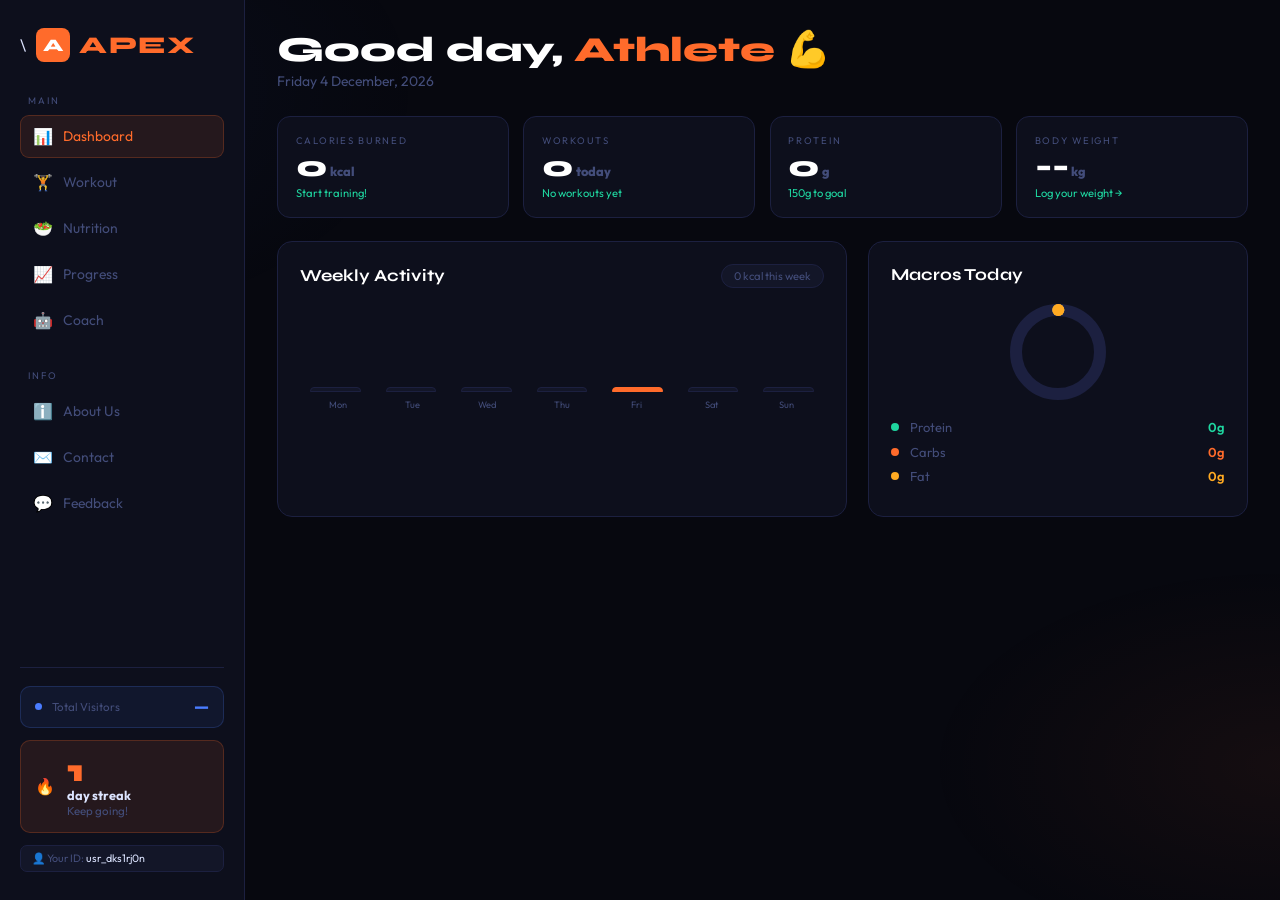
<file: index.html>
<!DOCTYPE html>
<html lang="en">

<head>
  <meta charset="UTF-8">
  <meta name="viewport" content="width=device-width,initial-scale=1.0">
  <title>APEX — Fitness Tracker</title>
  <link
    href="https://fonts.googleapis.com/css2?family=Syne:wght@700;800&family=Outfit:wght@300;400;500;600&display=swap"
    rel="stylesheet">
  <link rel="stylesheet" href="style.css"> 
</head>

<body>

  <div class="mob-bar">
    <div class="mob-logo">APEX</div>
    <button class="mob-btn" onclick="toggleSb()">☰</button>
  </div>
  <div class="overlay" id="overlay" onclick="toggleSb()"></div>

  <div class="app">
    <aside class="sb" id="sb">
      <div class="logo">
        \
        <div class="logo-box">A</div>
        <div class="logo-txt">APEX</div>
      </div>

      <div class="nav-grp">
        <div class="nav-lbl">Main</div>
        <div class="ni on" onclick="go('dash',this)"><span class="ni-ico">📊</span>Dashboard</div>
        <div class="ni" onclick="go('workout',this)"><span class="ni-ico">🏋️</span>Workout</div>
        <div class="ni" onclick="go('nutrition',this)"><span class="ni-ico">🥗</span>Nutrition</div>
        <div class="ni" onclick="go('progress',this)"><span class="ni-ico">📈</span>Progress</div>
        <div class="ni" onclick="go('coach',this)"><span class="ni-ico">🤖</span>Coach</div>
      </div>
      <div class="nav-grp">
        <div class="nav-lbl">Info</div>
        <div class="ni" onclick="go('about',this)"><span class="ni-ico">ℹ️</span>About Us</div>
        <div class="ni" onclick="go('contact',this)"><span class="ni-ico">✉️</span>Contact</div>
        <div class="ni" onclick="go('feedback',this)"><span class="ni-ico">💬</span>Feedback</div>
      </div>

      <div class="sb-footer">
        <!-- Visitor Counter -->
        <div class="vis-box">
          <div class="vis-dot"></div>
          <div style="flex:1;font-size:.72rem;">Total Visitors</div>
          <div class="vis-num" id="visCount">—</div>
        </div>
        <!-- Streak -->
        <div class="streak-box">
          <div>🔥</div>
          <div>
            <div class="streak-num" id="streakNum">0</div>
            <div class="streak-info"><strong>day streak</strong>Keep going!</div>
          </div>
        </div>
        <!-- User ID tag -->
        <div class="user-tag">👤 Your ID: <span id="userIdTag">...</span></div>
      </div>
    </aside>

    <main class="main">

      <!-- ═══════ DASHBOARD ═══════ -->
      <div class="page on" id="pg-dash">
        <div class="pg-title">Good day, <em>Athlete</em> 💪</div>
        <div class="pg-sub" id="dashDate"></div>
        <div class="stats4">
          <div class="sc">
            <div class="sc-lbl">Calories Burned</div>
            <div class="sc-val" id="sc-cal">0<span class="u"> kcal</span></div>
            <div class="sc-note" id="sc-cal-n">Start training!</div>
          </div>
          <div class="sc">
            <div class="sc-lbl">Workouts</div>
            <div class="sc-val" id="sc-wo">0<span class="u"> today</span></div>
            <div class="sc-note" id="sc-wo-n">No workouts yet</div>
          </div>
          <div class="sc">
            <div class="sc-lbl">Protein</div>
            <div class="sc-val" id="sc-prot">0<span class="u"> g</span></div>
            <div class="sc-note" id="sc-prot-n">150g to goal</div>
          </div>
          <div class="sc">
            <div class="sc-lbl">Body Weight</div>
            <div class="sc-val" id="sc-bw">--<span class="u"> kg</span></div>
            <div class="sc-note">Log your weight →</div>
          </div>
        </div>
        <div class="dash2">
          <div class="card">
            <div class="sec-hd">
              <div class="sec-title">Weekly Activity</div><span class="badge" id="weekTotal">0 kcal</span>
            </div>
            <div class="bars" id="weekBars"></div>
            <div class="day-row">
              <span>Mon</span><span>Tue</span><span>Wed</span><span>Thu</span><span>Fri</span><span>Sat</span><span>Sun</span>
            </div>
          </div>
          <div class="card">
            <div class="sec-title" style="margin-bottom:.75rem;">Macros Today</div>
            <div style="display:flex;justify-content:center;"><svg id="macroRing" width="110" height="110"
                viewBox="0 0 110 110"></svg></div>
            <div id="ringLabels" style="margin-top:.75rem;"></div>
          </div>
        </div>
      </div>

      <!-- ═══════ WORKOUT ═══════ -->
      <div class="page" id="pg-workout">
        <div class="pg-title">Workout <em>Log</em></div>
        <div class="pg-sub">Track exercises, sets, reps and weights</div>
        <div class="wg">
          <div class="card">
            <div class="sec-title" style="margin-bottom:1rem;">Add Exercise</div>
            <input class="inp" id="exName" placeholder="Exercise name (e.g. Bench Press)" list="exL"
              style="margin-bottom:.7rem;">
            <datalist id="exL">
              <option value="Bench Press">
              <option value="Squat">
              <option value="Deadlift">
              <option value="Pull-Up">
              <option value="Push-Up">
              <option value="Shoulder Press">
              <option value="Barbell Row">
              <option value="Running">
              <option value="Cycling">
              <option value="Plank">
            </datalist>
            <div class="g2" style="margin-bottom:.7rem;">
              <div><label class="lbl">Sets</label><input class="inp" id="exSets" type="number" placeholder="3" min="1">
              </div>
              <div><label class="lbl">Reps</label><input class="inp" id="exReps" type="number" placeholder="10" min="1">
              </div>
            </div>
            <div class="g2" style="margin-bottom:.7rem;">
              <div><label class="lbl">Weight (kg)</label><input class="inp" id="exWt" type="number" placeholder="60"
                  min="0" step=".5"></div>
              <div><label class="lbl">Category</label><select class="inp" id="exCat">
                  <option>💪 Strength</option>
                  <option>🏃 Cardio</option>
                  <option>🧘 Flexibility</option>
                  <option>⚡ HIIT</option>
                </select></div>
            </div>
            <button class="btn" onclick="addEx()" style="width:100%;justify-content:center;">＋ Add Exercise</button>
          </div>
          <div class="card">
            <div class="sec-hd">
              <div class="sec-title">Today's Log</div><span class="badge" id="calBurn">0 kcal</span>
            </div>
            <div id="exList">
              <div style="color:var(--mut);font-size:.84rem;text-align:center;padding:2rem 0;opacity:.6;">No exercises
                logged yet 🏋️</div>
            </div>
          </div>
        </div>
        <div class="card">
          <div class="sec-title" style="margin-bottom:.875rem;">Personal Records 🏆</div>
          <div id="prGrid" style="display:grid;grid-template-columns:repeat(auto-fill,minmax(130px,1fr));gap:.7rem;">
          </div>
        </div>
      </div>

      <!-- ═══════ NUTRITION ═══════ -->
      <div class="page" id="pg-nutrition">
        <div class="pg-title">Nutrition <em>Tracker</em></div>
        <div class="pg-sub">Type any food naturally — macros calculated instantly from built-in database <span class="api-badge">⚡ Instant</span></div>



        <div class="nut5">
          <div class="nc">
            <div class="nc-ico">🔥</div>
            <div class="nc-v" id="nutCal" style="color:var(--amb);">0</div>
            <div class="nc-l">Calories</div>
          </div>
          <div class="nc">
            <div class="nc-ico">🥩</div>
            <div class="nc-v" id="nutProt" style="color:var(--grn);">0g</div>
            <div class="nc-l">Protein</div>
          </div>
          <div class="nc">
            <div class="nc-ico">🍞</div>
            <div class="nc-v" id="nutCarb" style="color:var(--ora);">0g</div>
            <div class="nc-l">Carbs</div>
          </div>
          <div class="nc">
            <div class="nc-ico">🥑</div>
            <div class="nc-v" id="nutFat" style="color:var(--amb);">0g</div>
            <div class="nc-l">Fat</div>
          </div>
          <div class="nc" style="cursor:pointer;" onclick="addWater()">
            <div class="nc-ico">💧</div>
            <div class="nc-v" id="nutWater" style="color:#38bdf8;">0L</div>
            <div class="nc-l">Water (+250ml)</div>
          </div>
        </div>

        <div class="ng2">
          <div class="card">
            <div class="sec-hd">
              <div class="sec-title">Log Meal</div><span class="badge" id="nutApiStatus">No key set</span>
            </div>

            <!-- Food search (uses API) -->
            <div class="food-search-box">
              <label class="lbl">Search food (e.g. "2 eggs", "1 cup rice", "chicken sandwich")</label>
              <div style="display:flex;gap:.5rem;">
                <input class="inp" id="foodQuery" placeholder="Type any food or dish…"
                  onkeydown="if(event.key==='Enter')searchFood()" style="flex:1;">
                <button class="btn" id="searchBtn" onclick="searchFood()" style="white-space:nowrap;">🔍 Search</button>
              </div>
              <div class="food-results" id="foodResults"></div>
            </div>

            <div style="font-size:.72rem;color:var(--mut);margin:.5rem 0 .875rem;">— or fill manually —</div>

            <input class="inp" id="mealName" placeholder="Meal name" style="margin-bottom:.7rem;" list="mealL">
            <datalist id="mealL">
              <option value="Chicken & Rice">
              <option value="Oatmeal">
              <option value="Protein Shake">
              <option value="Eggs & Toast">
              <option value="Salad">
            </datalist>
            <div class="g2" style="margin-bottom:.7rem;">
              <div><label class="lbl">Calories</label><input class="inp" id="mealCal" type="number" placeholder="350">
              </div>
              <div><label class="lbl">Protein (g)</label><input class="inp" id="mealProt" type="number"
                  placeholder="30"></div>
            </div>
            <div class="g2" style="margin-bottom:.7rem;">
              <div><label class="lbl">Carbs (g)</label><input class="inp" id="mealCarb" type="number" placeholder="40">
              </div>
              <div><label class="lbl">Fat (g)</label><input class="inp" id="mealFat" type="number" placeholder="8">
              </div>
            </div>
            <button class="btn" onclick="addMeal()" style="width:100%;justify-content:center;">＋ Log Meal</button>
          </div>

          <div class="card">
            <div class="sec-hd">
              <div class="sec-title">Today's Meals</div><span class="badge" id="mealCount">0 meals</span>
            </div>
            <div id="mealList">
              <div style="color:var(--mut);font-size:.84rem;opacity:.6;text-align:center;padding:1.5rem 0;">No meals
                logged 🥗</div>
            </div>
            <div style="margin-top:1rem;">
              <div
                style="font-size:.72rem;color:var(--mut);text-transform:uppercase;letter-spacing:.12em;margin-bottom:.65rem;">
                Macro Balance</div>
              <div id="macroBars"></div>
            </div>
          </div>
        </div>
      </div>

      <!-- ═══════ PROGRESS ═══════ -->
      <div class="page" id="pg-progress">
        <div class="pg-title">Your <em>Progress</em></div>
        <div class="pg-sub">Body weight trends and personal bests</div>
        <div class="pg2">
          <div class="card">
            <div class="sec-hd">
              <div class="sec-title">Body Weight</div><span class="badge" id="bwBadge">-- kg</span>
            </div>
            <svg id="wSvg" viewBox="0 0 360 120" style="width:100%;height:120px;" preserveAspectRatio="none"></svg>
            <div style="display:flex;gap:.7rem;margin-top:.7rem;">
              <input class="inp" id="bwInp" type="number" placeholder="Today's weight (kg)" step=".1" min="30" max="300"
                style="flex:1;">
              <button class="btn" onclick="logW()">Log</button>
            </div>
          </div>
          <div class="card">
            <div class="sec-title" style="margin-bottom:.875rem;">Personal Bests</div>
            <div id="pbList">
              <div style="color:var(--mut);font-size:.84rem;opacity:.6;">Log workouts to set records 🏆</div>
            </div>
          </div>
        </div>
        <div class="card">
          <div class="sec-hd">
            <div class="sec-title">Session History</div><span class="badge" id="totalSess">0 sessions</span>
          </div>
          <div id="sessGrid"
            style="display:grid;grid-template-columns:repeat(auto-fill,minmax(105px,1fr));gap:.7rem;margin-top:.5rem;">
          </div>
        </div>
      </div>

      <!-- ═══════ COACH ═══════ -->
      <div class="page" id="pg-coach">
        <div class="pg-title">APEX <em>Coach</em></div>
        <div class="pg-sub">Smart guidance based on your logged data</div>
        <div class="coach-wrap">
          <div class="chat-box">
            <div class="chat-hd">
              <div class="ai-av">🤖</div>
              <div>
                <div class="ai-nm">APEX Coach</div>
                <div class="ai-st">Ready to help</div>
              </div>
            </div>
            <div class="chat-msgs" id="chatMsgs">
              <div class="msg a">
                <div class="bub">Hey! I'm your APEX Coach 💪 Ask me anything about your workouts, nutrition, progress,
                  or motivation. I use your real data!</div>
                <div class="msg-t">Just now</div>
              </div>
            </div>
            <div class="qps">
              <button class="qp" onclick="ask('Give me a workout plan for today')">📋 Today's plan</button>
              <button class="qp" onclick="ask('How is my nutrition today?')">🥗 Nutrition check</button>
              <button class="qp" onclick="ask('How can I improve my progress?')">📈 Tips</button>
              <button class="qp" onclick="ask('Motivate me!')">🔥 Motivate me</button>
              <button class="qp" onclick="ask('Am I drinking enough water?')">💧 Water check</button>
              <button class="qp" onclick="ask('What is my strongest exercise?')">🏆 Strongest lift</button>
            </div>
            <div class="chat-inp-row">
              <input id="chatInp" placeholder="Ask your coach…" onkeydown="if(event.key==='Enter')ask()">
              <button class="send-btn" onclick="ask()">➤</button>
            </div>
          </div>
          <div style="display:flex;flex-direction:column;gap:1rem;">
            <div class="tip-card">
              <div class="tip-lbl">💡 Daily Tip</div>
              <div class="tip-txt" id="dailyTip">Loading…</div>
            </div>
            <div class="card">
              <div
                style="font-size:.65rem;letter-spacing:.15em;color:var(--mut);text-transform:uppercase;margin-bottom:.75rem;">
                Today's Checklist</div>
              <div id="checks"></div>
            </div>
            <div class="card-sm">
              <div
                style="font-size:.65rem;letter-spacing:.15em;color:var(--mut);text-transform:uppercase;margin-bottom:.55rem;">
                Quick Stats</div>
              <div id="quickStats" style="font-size:.77rem;color:var(--mut);line-height:2.1;"></div>
            </div>
          </div>
        </div>
      </div>

      <!-- ═══════ ABOUT ═══════ -->
      <div class="page" id="pg-about">
        <div class="ah">
          <div class="ah-tag">🚀 Chitkara University · BE 2025</div>
          <div class="ah-title">Train Smarter,<br><em>Achieve More</em></div>
          <div class="ah-sub">APEX is a complete fitness tracking platform combining workout logging, smart nutrition
            analysis powered by real food APIs, body weight monitoring, and an intelligent coach.</div>
        </div>
        <div class="ab2">
          <div class="card">
            <div style="font-size:1.8rem;margin-bottom:.7rem;">🎯</div>
            <div class="sec-title" style="margin-bottom:.65rem;">Our Objective</div>
            <p style="font-size:.84rem;color:var(--mut);line-height:1.75;">APEX was built to make elite fitness tracking
              accessible to everyone. By keeping workouts, nutrition, and insights in one place, you identify patterns,
              break plateaus, and hit goals faster — without needing a personal trainer.</p>
          </div>
          <div class="card">
            <div style="font-size:1.8rem;margin-bottom:.7rem;">⚡</div>
            <div class="sec-title" style="margin-bottom:.65rem;">What Makes APEX Different</div>
            <div style="display:flex;flex-direction:column;gap:.6rem;">
              <div style="display:flex;gap:.7rem;font-size:.81rem;color:var(--mut);align-items:flex-start;">
                <div
                  style="width:7px;height:7px;border-radius:50%;background:var(--ora);margin-top:.38rem;flex-shrink:0;">
                </div>
                <div><strong style="color:var(--txt);">AI Nutrition Engine</strong> — Type "2 eggs and toast" and macros auto-fill instantly via Claude AI.</div>
              </div>
              <div style="display:flex;gap:.7rem;font-size:.81rem;color:var(--mut);align-items:flex-start;">
                <div
                  style="width:7px;height:7px;border-radius:50%;background:var(--ora);margin-top:.38rem;flex-shrink:0;">
                </div>
                <div><strong style="color:var(--txt);">Per-User Data</strong> — Each user has isolated data via a unique
                  browser ID.</div>
              </div>
              <div style="display:flex;gap:.7rem;font-size:.81rem;color:var(--mut);align-items:flex-start;">
                <div
                  style="width:7px;height:7px;border-radius:50%;background:var(--ora);margin-top:.38rem;flex-shrink:0;">
                </div>
                <div><strong style="color:var(--txt);">Live Visitor Count</strong> — Real-time global visitor counter
                  via CounterAPI.</div>
              </div>
              <div style="display:flex;gap:.7rem;font-size:.81rem;color:var(--mut);align-items:flex-start;">
                <div
                  style="width:7px;height:7px;border-radius:50%;background:var(--ora);margin-top:.38rem;flex-shrink:0;">
                </div>
                <div><strong style="color:var(--txt);">Privacy First</strong> — No account, no signup. All data stays in
                  your browser.</div>
              </div>
            </div>
          </div>
        </div>
        <div class="sec-title" style="margin-bottom:.9rem;">Core Features</div>
        <div class="feat6">
          <div class="fc">
            <div class="fc-ico">📊</div>
            <div class="fc-ttl">Smart Dashboard</div>
            <div class="fc-dsc">Live stats for calories, workouts, protein, and body weight updated as you log.</div>
          </div>
          <div class="fc">
            <div class="fc-ico">🏋️</div>
            <div class="fc-ttl">Workout Logger</div>
            <div class="fc-dsc">Log any exercise with sets, reps, weight. Auto-estimates calories, tracks PRs.</div>
          </div>
          <div class="fc">
            <div class="fc-ico">🥗</div>
            <div class="fc-ttl">Auto-Nutrition</div>
            <div class="fc-dsc">Powered by Claude AI — type natural language and get instant macro breakdowns.</div>
          </div>
          <div class="fc">
            <div class="fc-ico">📈</div>
            <div class="fc-ttl">Progress Analytics</div>
            <div class="fc-dsc">Weight trend chart, personal best leaderboard, and session history.</div>
          </div>
          <div class="fc">
            <div class="fc-ico">🤖</div>
            <div class="fc-ttl">Smart Coach</div>
            <div class="fc-dsc">Rule-based coach that reads your real data and gives personalised advice.</div>
          </div>
          <div class="fc">
            <div class="fc-ico">👥</div>
            <div class="fc-ttl">Visitor Counter</div>
            <div class="fc-dsc">Real-time global visit count via CounterAPI. Each user gets isolated data.</div>
          </div>
        </div>
        <div class="sec-title" style="margin-bottom:.9rem;">The Team</div>
        <div class="team2">
          <div class="tc">
            <div class="tc-av" style="background:var(--ora);">L</div>
            <div class="tc-nm">Lakshay</div>
            <div class="tc-role">Developer · Co-Founder</div>
            <div class="tc-desc">Chitkara University, BE 2025. UI architecture, API integration, and core tracking.
            </div>
          </div>
          <div class="tc">
            <div class="tc-av" style="background:var(--blu);">K</div>
            <div class="tc-nm">Keshav</div>
            <div class="tc-role">Developer · Co-Founder</div>
            <div class="tc-desc">Chitkara University, BE 2025. Nutrition engine, progress analytics, and data layer.
            </div>
          </div>
        </div>
      </div>

      <!-- ═══════ CONTACT ═══════ -->
      <div class="page" id="pg-contact">
        <div class="pg-title">Contact <em>Us</em></div>
        <div class="pg-sub">Questions, bugs, or ideas — we'd love to hear from you</div>
        <div class="cg">
          <div class="card">
            <div class="sec-title" style="margin-bottom:1rem;">Reach Out Directly</div>
            <div class="cperson">
              <div class="c-av" style="background:var(--ora);">L</div>
              <div style="flex:1;">
                <div class="c-nm">Lakshay</div>
                <div class="c-role">Developer & Co-Founder</div><a class="c-mail"
                  href="mailto:lakshay1143.be25@chitkarauniversity.edu.in">lakshay1143.be25@chitkarauniversity.edu.in</a>
              </div>
              <a class="btn" href="mailto:lakshay1143.be25@chitkarauniversity.edu.in"
                style="text-decoration:none;font-size:.78rem;padding:.55rem 1rem;">✉ Email</a>
            </div>
            <div class="cperson">
              <div class="c-av" style="background:var(--blu);">K</div>
              <div style="flex:1;">
                <div class="c-nm">Keshav</div>
                <div class="c-role">Developer & Co-Founder</div><a class="c-mail"
                  href="mailto:keshav1130.be25@chitkarauniversity.edu.in">keshav1130.be25@chitkarauniversity.edu.in</a>
              </div>
              <a class="btn" href="mailto:keshav1130.be25@chitkarauniversity.edu.in"
                style="text-decoration:none;font-size:.78rem;padding:.55rem 1rem;">✉ Email</a>
            </div>
          </div>
          <div>
            <div class="ci-row">
              <div class="ci-ico">🏫</div>
              <div>
                <div class="ci-lbl">Institution</div>
                <div class="ci-val">Chitkara University</div>
                <div class="ci-sub">Bachelor of Engineering, Batch 2025</div>
              </div>
            </div>
            <div class="ci-row">
              <div class="ci-ico">⏱️</div>
              <div>
                <div class="ci-lbl">Response Time</div>
                <div class="ci-val">Within 24 hours</div>
                <div class="ci-sub">We respond to every message personally</div>
              </div>
            </div>
            <div class="ci-row">
              <div class="ci-ico">🐛</div>
              <div>
                <div class="ci-lbl">Found a Bug?</div>
                <div class="ci-val">Report It</div>
                <div class="ci-sub">Email us with a description</div>
              </div>
            </div>
            <div class="ci-row">
              <div class="ci-ico">💡</div>
              <div>
                <div class="ci-lbl">Feature Request</div>
                <div class="ci-val">We're Listening</div>
                <div class="ci-sub">Your ideas shape APEX's roadmap</div>
              </div>
            </div>
          </div>
        </div>
      </div>

      <!-- ═══════ FEEDBACK ═══════ -->
      <div class="page" id="pg-feedback">
        <div class="pg-title">Your <em>Feedback</em></div>
        <div class="pg-sub">Every opinion helps us improve APEX</div>
        <div class="fbl">
          <div class="card" style="flex:1;">
            <div class="sec-title" style="margin-bottom:1rem;">Share Your Experience</div>
            <label class="lbl" style="letter-spacing:.12em;text-transform:uppercase;">Rating</label>
            <div class="stars" id="starRow"><span class="star" onclick="rate(1)" data-v="1">★</span><span class="star"
                onclick="rate(2)" data-v="2">★</span><span class="star" onclick="rate(3)" data-v="3">★</span><span
                class="star" onclick="rate(4)" data-v="4">★</span><span class="star" onclick="rate(5)"
                data-v="5">★</span></div>
            <div class="s-lbl" id="rateLbl">Click to rate</div>
            <div style="height:.875rem;"></div>
            <label class="lbl" style="letter-spacing:.12em;text-transform:uppercase;">Category</label>
            <div class="chips" id="catChips">
              <div class="chip on" onclick="pickCat(this,'General')">💬 General</div>
              <div class="chip" onclick="pickCat(this,'Bug')">🐛 Bug</div>
              <div class="chip" onclick="pickCat(this,'Feature')">💡 Feature</div>
              <div class="chip" onclick="pickCat(this,'UI/UX')">🎨 UI/UX</div>
            </div>
            <input class="inp" id="fbName" placeholder="Your name (optional)" style="margin-bottom:.7rem;">
            <textarea class="inp" id="fbMsg" placeholder="Tell us what you think…"
              style="height:110px;resize:vertical;margin-bottom:1rem;"></textarea>
            <button class="btn" onclick="submitFb()" style="width:100%;justify-content:center;">🚀 Submit
              Feedback</button>
          </div>
          <div style="display:flex;flex-direction:column;gap:1rem;width:265px;flex-shrink:0;">
            <div class="card" style="background:var(--ora2);border-color:var(--ora3);">
              <div
                style="font-size:.62rem;letter-spacing:.18em;color:var(--ora);text-transform:uppercase;margin-bottom:.45rem;">
                Why It Matters</div>
              <p style="font-size:.82rem;line-height:1.7;color:var(--txt);">APEX is a student project built with real
                passion. Your feedback shapes what gets built next.</p>
            </div>
            <div class="card">
              <div
                style="font-size:.65rem;letter-spacing:.15em;color:var(--mut);text-transform:uppercase;margin-bottom:.7rem;">
                Recent Submissions</div>
              <div id="fbLog">
                <div style="color:var(--mut);font-size:.78rem;opacity:.7;">No submissions yet.</div>
              </div>
            </div>
            <div class="card">
              <div
                style="font-size:.65rem;letter-spacing:.15em;color:var(--mut);text-transform:uppercase;margin-bottom:.7rem;">
                Recommend APEX?</div>
              <div style="display:flex;gap:.65rem;"><button class="btn"
                  style="flex:1;justify-content:center;font-size:.8rem;" onclick="poll('y')">👍 Yes</button><button
                  class="btn-ghost" style="flex:1;font-size:.8rem;" onclick="poll('n')">👎 No</button></div>
              <div id="pollRes" style="margin-top:.55rem;font-size:.74rem;color:var(--mut);text-align:center;"></div>
            </div>
          </div>
        </div>
      </div>

    </main>
  </div>

  <div class="toast" id="toast"></div>

  <script src="script.js"></script>
</body>

                </html>
</file>
<file: style.css>
:root {
      --bg: #07080f;
      --s1: #0d0f1c;
      --s2: #131628;
      --bdr: #1c2040;
      --ora: #ff6b2b;
      --ora2: rgba(255, 107, 43, .1);
      --ora3: rgba(255, 107, 43, .22);
      --blu: #4a7cff;
      --grn: #1fd6a0;
      --red: #ff3d5a;
      --amb: #ffaa22;
      --txt: #dce4ff;
      --mut: #434d7a;
      --wht: #fff;
    }

    * {
      box-sizing: border-box;
      margin: 0;
      padding: 0;
    }

    html {
      scroll-behavior: smooth;
    }

    body {
      background: var(--bg);
      color: var(--txt);
      font-family: 'Outfit', sans-serif;
      min-height: 100vh;
      overflow-x: hidden;
    }

    body::before {
      content: '';
      position: fixed;
      inset: 0;
      background: radial-gradient(ellipse 60% 50% at 0% 10%, rgba(74, 124, 255, .06), transparent 55%), radial-gradient(ellipse 50% 40% at 100% 85%, rgba(255, 107, 43, .06), transparent 55%);
      pointer-events: none;
      z-index: 0;
    }

    .app {
      position: relative;
      z-index: 1;
      display: grid;
      grid-template-columns: 245px 1fr;
      min-height: 100vh;
    }

    @media(max-width:860px) {
      .app {
        grid-template-columns: 1fr;
      }
    }

    .sb {
      background: var(--s1);
      border-right: 1px solid var(--bdr);
      padding: 1.75rem 1.25rem;
      display: flex;
      flex-direction: column;
      position: sticky;
      top: 0;
      height: 100vh;
      overflow-y: auto;
    }

    .logo {
      display: flex;
      align-items: center;
      gap: .6rem;
      margin-bottom: 2rem;
    }

    .logo-box {
      width: 34px;
      height: 34px;
      background: var(--ora);
      border-radius: 8px;
      display: flex;
      align-items: center;
      justify-content: center;
      font-family: 'Syne';
      font-size: 1.1rem;
      font-weight: 800;
      color: #fff;
    }

    .logo-txt {
      font-family: 'Syne';
      font-size: 1.5rem;
      font-weight: 800;
      color: var(--ora);
      letter-spacing: .06em;
    }

    .nav-grp {
      margin-bottom: 1.5rem;
    }

    .nav-lbl {
      font-size: .6rem;
      letter-spacing: .22em;
      color: var(--mut);
      text-transform: uppercase;
      margin-bottom: .55rem;
      padding-left: .5rem;
    }

    .ni {
      display: flex;
      align-items: center;
      gap: .65rem;
      padding: .65rem .75rem;
      border-radius: 9px;
      cursor: pointer;
      transition: .18s;
      font-size: .87rem;
      color: var(--mut);
      border: 1px solid transparent;
      margin-bottom: .2rem;
    }

    .ni:hover {
      background: var(--ora2);
      color: var(--txt);
    }

    .ni.on {
      background: var(--ora2);
      color: var(--ora);
      border-color: var(--ora3);
    }

    .ni-ico {
      font-size: 1rem;
      width: 20px;
      text-align: center;
    }

    .sb-footer {
      margin-top: auto;
      padding-top: 1.1rem;
      border-top: 1px solid var(--bdr);
      display: flex;
      flex-direction: column;
      gap: .75rem;
    }

    .streak-box {
      background: var(--ora2);
      border: 1px solid var(--ora3);
      border-radius: 10px;
      padding: .875rem;
      display: flex;
      align-items: center;
      gap: .75rem;
    }

    .streak-num {
      font-family: 'Syne';
      font-size: 2rem;
      font-weight: 800;
      color: var(--ora);
      line-height: 1;
    }

    .streak-info {
      font-size: .72rem;
      color: var(--mut);
    }

    .streak-info strong {
      color: var(--txt);
      display: block;
      font-size: .8rem;
    }

    /* visitor counter pill */
    .vis-box {
      background: rgba(74, 124, 255, .08);
      border: 1px solid rgba(74, 124, 255, .2);
      border-radius: 10px;
      padding: .65rem .875rem;
      display: flex;
      align-items: center;
      gap: .6rem;
      font-size: .78rem;
      color: var(--mut);
    }

    .vis-dot {
      width: 7px;
      height: 7px;
      border-radius: 50%;
      background: var(--blu);
      animation: bl 1.5s infinite;
      flex-shrink: 0;
    }

    .vis-num {
      font-family: 'Syne';
      font-size: 1rem;
      font-weight: 800;
      color: var(--blu);
    }

    @keyframes bl {

      0%,
      100% {
        opacity: 1
      }

      50% {
        opacity: .2
      }
    }

    /* user tag */
    .user-tag {
      font-size: .67rem;
      color: var(--mut);
      background: var(--s2);
      border: 1px solid var(--bdr);
      border-radius: 7px;
      padding: .35rem .7rem;
      word-break: break-all;
    }

    .user-tag span {
      color: var(--txt);
    }

    .mob-bar {
      display: none;
      position: fixed;
      top: 0;
      left: 0;
      right: 0;
      z-index: 50;
      background: rgba(7, 8, 15, .9);
      backdrop-filter: blur(12px);
      border-bottom: 1px solid var(--bdr);
      padding: .75rem 1.25rem;
      align-items: center;
      justify-content: space-between;
    }

    .mob-logo {
      font-family: 'Syne';
      font-size: 1.3rem;
      font-weight: 800;
      color: var(--ora);
    }

    .mob-btn {
      background: none;
      border: 1px solid var(--bdr);
      color: var(--txt);
      padding: 5px 11px;
      border-radius: 7px;
      cursor: pointer;
      font-size: .95rem;
    }

    .overlay {
      display: none;
      position: fixed;
      inset: 0;
      background: rgba(0, 0, 0, .55);
      z-index: 45;
    }

    .overlay.show {
      display: block;
    }

    @media(max-width:860px) {
      .mob-bar {
        display: flex;
      }

      .sb {
        position: fixed;
        left: -245px;
        top: 0;
        height: 100vh;
        z-index: 50;
        transition: left .25s;
      }

      .sb.open {
        left: 0;
      }

      .main {
        padding-top: 56px;
      }

      .app {
        grid-template-columns: 1fr;
      }
    }

    .main {
      padding: 2rem;
      overflow-y: auto;
    }

    @media(max-width:580px) {
      .main {
        padding: 1rem;
      }
    }

    .page {
      display: none;
      animation: up .3s ease both;
    }

    .page.on {
      display: block;
    }

    @keyframes up {
      from {
        opacity: 0;
        transform: translateY(12px)
      }

      to {
        opacity: 1;
        transform: translateY(0)
      }
    }

    .card {
      background: var(--s1);
      border: 1px solid var(--bdr);
      border-radius: 15px;
      padding: 1.4rem;
    }

    .card-sm {
      background: var(--s2);
      border: 1px solid var(--bdr);
      border-radius: 11px;
      padding: .95rem;
    }

    .pg-title {
      font-family: 'Syne';
      font-size: 2.2rem;
      font-weight: 800;
      color: var(--wht);
      line-height: 1.05;
      margin-bottom: .2rem;
    }

    .pg-title em {
      color: var(--ora);
      font-style: normal;
    }

    .pg-sub {
      color: var(--mut);
      font-size: .87rem;
      margin-bottom: 1.6rem;
    }

    .sec-hd {
      display: flex;
      align-items: center;
      justify-content: space-between;
      margin-bottom: .9rem;
    }

    .sec-title {
      font-family: 'Syne';
      font-size: 1.05rem;
      font-weight: 700;
      color: var(--wht);
    }

    .badge {
      background: var(--s2);
      border: 1px solid var(--bdr);
      color: var(--mut);
      font-size: .7rem;
      padding: .25rem .75rem;
      border-radius: 100px;
    }

    .inp {
      background: var(--s2);
      border: 1px solid var(--bdr);
      color: var(--txt);
      padding: .68rem .9rem;
      border-radius: 9px;
      font-family: 'Outfit';
      font-size: .86rem;
      outline: none;
      transition: border-color .2s;
      width: 100%;
    }

    .inp:focus {
      border-color: var(--ora3);
    }

    select.inp option {
      background: var(--s1);
    }

    .btn {
      background: var(--ora);
      color: #fff;
      border: none;
      padding: .68rem 1.3rem;
      border-radius: 9px;
      font-family: 'Outfit';
      font-size: .87rem;
      font-weight: 600;
      cursor: pointer;
      transition: .18s;
      display: inline-flex;
      align-items: center;
      gap: .4rem;
    }

    .btn:hover {
      background: #ff8450;
      transform: translateY(-1px);
    }

    .btn:disabled {
      opacity: .5;
      cursor: not-allowed;
      transform: none;
    }

    .btn-ghost {
      background: transparent;
      border: 1px solid var(--bdr);
      color: var(--mut);
      padding: .68rem 1.2rem;
      border-radius: 9px;
      font-family: 'Outfit';
      font-size: .87rem;
      cursor: pointer;
      transition: .18s;
    }

    .btn-ghost:hover {
      border-color: var(--ora3);
      color: var(--txt);
    }

    .g2 {
      display: grid;
      grid-template-columns: 1fr 1fr;
      gap: .7rem;
    }

    .lbl {
      font-size: .7rem;
      color: var(--mut);
      display: block;
      margin-bottom: .3rem;
    }

    /* SETUP BANNER */
    .setup-banner {
      background: rgba(255, 107, 43, .07);
      border: 1px solid var(--ora3);
      border-radius: 12px;
      padding: 1rem 1.25rem;
      margin-bottom: 1.5rem;
      display: flex;
      align-items: flex-start;
      gap: .875rem;
    }

    .setup-banner.hidden {
      display: none;
    }

    .setup-ico {
      font-size: 1.4rem;
      flex-shrink: 0;
    }

    .setup-title {
      font-weight: 600;
      color: var(--ora);
      font-size: .88rem;
      margin-bottom: .25rem;
    }

    .setup-txt {
      font-size: .78rem;
      color: var(--mut);
      line-height: 1.6;
    }

    .setup-txt a {
      color: var(--ora);
      text-decoration: none;
    }

    .setup-txt a:hover {
      text-decoration: underline;
    }

    /* DASHBOARD */
    .stats4 {
      display: grid;
      grid-template-columns: repeat(4, 1fr);
      gap: .9rem;
      margin-bottom: 1.4rem;
    }

    @media(max-width:1050px) {
      .stats4 {
        grid-template-columns: repeat(2, 1fr);
      }
    }

    .sc {
      background: var(--s1);
      border: 1px solid var(--bdr);
      border-radius: 13px;
      padding: 1.1rem;
      transition: border-color .2s;
    }

    .sc:hover {
      border-color: var(--ora3);
    }

    .sc-lbl {
      font-size: .6rem;
      letter-spacing: .18em;
      color: var(--mut);
      text-transform: uppercase;
      margin-bottom: .35rem;
    }

    .sc-val {
      font-family: 'Syne';
      font-size: 1.85rem;
      font-weight: 800;
      color: var(--wht);
      line-height: 1;
    }

    .sc-val .u {
      font-size: .8rem;
      color: var(--mut);
      font-family: 'Outfit';
    }

    .sc-note {
      font-size: .7rem;
      margin-top: .25rem;
      color: var(--grn);
    }

    .dash2 {
      display: grid;
      grid-template-columns: 3fr 2fr;
      gap: 1.3rem;
    }

    @media(max-width:960px) {
      .dash2 {
        grid-template-columns: 1fr;
      }
    }

    .bars {
      display: flex;
      align-items: flex-end;
      gap: 5px;
      height: 90px;
      margin: .75rem 0 .4rem;
    }

    .bc {
      flex: 1;
      display: flex;
      align-items: flex-end;
      justify-content: center;
      height: 100%;
    }

    .bf {
      width: 75%;
      border-radius: 4px 4px 0 0;
      background: var(--s2);
      border: 1px solid var(--bdr);
      transition: .3s;
      min-height: 5px;
    }

    .bf.now {
      background: var(--ora);
      border-color: var(--ora);
    }

    .day-row {
      display: flex;
      justify-content: space-between;
    }

    .day-row span {
      flex: 1;
      text-align: center;
      font-size: .58rem;
      color: var(--mut);
    }

    .rr {
      display: flex;
      align-items: center;
      gap: .7rem;
      margin-bottom: .55rem;
      font-size: .81rem;
    }

    .rr-dot {
      width: 8px;
      height: 8px;
      border-radius: 50%;
      flex-shrink: 0;
    }

    .rr-nm {
      color: var(--mut);
      flex: 1;
    }

    /* WORKOUT */
    .wg {
      display: grid;
      grid-template-columns: 1fr 1fr;
      gap: 1.3rem;
      margin-bottom: 1.3rem;
    }

    @media(max-width:780px) {
      .wg {
        grid-template-columns: 1fr;
      }
    }

    .ex-item {
      background: var(--s2);
      border: 1px solid var(--bdr);
      border-radius: 9px;
      padding: .85rem;
      display: flex;
      align-items: center;
      gap: .85rem;
      margin-bottom: .55rem;
      transition: border-color .18s;
    }

    .ex-item:hover {
      border-color: var(--ora3);
    }

    .ex-ico {
      width: 34px;
      height: 34px;
      border-radius: 7px;
      background: var(--ora2);
      display: flex;
      align-items: center;
      justify-content: center;
      font-size: 1rem;
      flex-shrink: 0;
    }

    .ex-n {
      font-size: .86rem;
      font-weight: 500;
    }

    .ex-m {
      font-size: .72rem;
      color: var(--mut);
    }

    .ex-k {
      font-size: .76rem;
      color: var(--ora);
      margin-left: auto;
      white-space: nowrap;
    }

    .del {
      background: none;
      border: none;
      color: var(--mut);
      cursor: pointer;
      padding: 3px 6px;
      border-radius: 5px;
      transition: .15s;
      font-size: .85rem;
    }

    .del:hover {
      color: var(--red);
      background: rgba(255, 61, 90, .1);
    }

    /* NUTRITION */
    .nut5 {
      display: grid;
      grid-template-columns: repeat(5, 1fr);
      gap: .8rem;
      margin-bottom: 1.3rem;
    }

    @media(max-width:900px) {
      .nut5 {
        grid-template-columns: repeat(3, 1fr);
      }
    }

    @media(max-width:480px) {
      .nut5 {
        grid-template-columns: repeat(2, 1fr);
      }
    }

    .nc {
      background: var(--s2);
      border: 1px solid var(--bdr);
      border-radius: 11px;
      padding: .9rem;
      text-align: center;
    }

    .nc-ico {
      font-size: 1.3rem;
      margin-bottom: .25rem;
    }

    .nc-v {
      font-family: 'Syne';
      font-size: 1.4rem;
      font-weight: 800;
      line-height: 1;
    }

    .nc-l {
      font-size: .62rem;
      color: var(--mut);
      margin-top: .18rem;
    }

    .ng2 {
      display: grid;
      grid-template-columns: 1fr 1fr;
      gap: 1.3rem;
    }

    @media(max-width:700px) {
      .ng2 {
        grid-template-columns: 1fr;
      }
    }

    .mbr {
      display: flex;
      align-items: center;
      gap: .7rem;
      margin-bottom: .6rem;
    }

    .mbr-nm {
      font-size: .76rem;
      color: var(--mut);
      width: 65px;
    }

    .mbr-tr {
      flex: 1;
      height: 6px;
      background: var(--bdr);
      border-radius: 100px;
      overflow: hidden;
    }

    .mbr-fi {
      height: 100%;
      border-radius: 100px;
      transition: width .5s;
    }

    /* food search */
    .food-search-box {
      position: relative;
      margin-bottom: .75rem;
    }

    .food-results {
      position: absolute;
      top: 100%;
      left: 0;
      right: 0;
      background: var(--s1);
      border: 1px solid var(--bdr);
      border-radius: 9px;
      z-index: 20;
      max-height: 200px;
      overflow-y: auto;
      display: none;
    }

    .food-results.show {
      display: block;
    }

    .food-result-item {
      padding: .65rem .9rem;
      cursor: pointer;
      font-size: .84rem;
      border-bottom: 1px solid var(--bdr);
      transition: .15s;
    }

    .food-result-item:last-child {
      border-bottom: none;
    }

    .food-result-item:hover {
      background: var(--s2);
      color: var(--ora);
    }

    .food-result-name {
      font-weight: 500;
    }

    .food-result-meta {
      font-size: .7rem;
      color: var(--mut);
    }

    .fetch-spinner {
      display: inline-block;
      width: 14px;
      height: 14px;
      border: 2px solid var(--bdr);
      border-top-color: var(--ora);
      border-radius: 50%;
      animation: spin .7s linear infinite;
      vertical-align: middle;
      margin-right: .4rem;
    }

    @keyframes spin {
      to {
        transform: rotate(360deg)
      }
    }

    .api-badge {
      display: inline-flex;
      align-items: center;
      gap: .35rem;
      background: rgba(31, 214, 160, .07);
      border: 1px solid rgba(31, 214, 160, .2);
      color: var(--grn);
      font-size: .65rem;
      padding: .2rem .6rem;
      border-radius: 100px;
      margin-left: .5rem;
    }

    /* PROGRESS */
    .pg2 {
      display: grid;
      grid-template-columns: 1fr 1fr;
      gap: 1.3rem;
      margin-bottom: 1.3rem;
    }

    @media(max-width:680px) {
      .pg2 {
        grid-template-columns: 1fr;
      }
    }

    .pb-item {
      display: flex;
      align-items: center;
      gap: .85rem;
      background: var(--s2);
      border: 1px solid var(--bdr);
      border-radius: 9px;
      padding: .8rem;
      margin-bottom: .55rem;
    }

    .pb-r {
      font-family: 'Syne';
      font-size: 1.25rem;
      font-weight: 800;
      color: var(--ora);
      width: 22px;
    }

    /* COACH */
    .coach-wrap {
      display: grid;
      grid-template-columns: 1fr 285px;
      gap: 1.3rem;
    }

    @media(max-width:940px) {
      .coach-wrap {
        grid-template-columns: 1fr;
      }
    }

    .chat-box {
      background: var(--s1);
      border: 1px solid var(--bdr);
      border-radius: 15px;
      display: flex;
      flex-direction: column;
    }

    .chat-hd {
      padding: .9rem 1.35rem;
      border-bottom: 1px solid var(--bdr);
      display: flex;
      align-items: center;
      gap: .85rem;
    }

    .ai-av {
      width: 36px;
      height: 36px;
      background: var(--ora);
      border-radius: 9px;
      display: flex;
      align-items: center;
      justify-content: center;
      font-size: 1.15rem;
    }

    .ai-nm {
      font-weight: 600;
      font-size: .9rem;
    }

    .ai-st {
      font-size: .68rem;
      color: var(--grn);
      display: flex;
      align-items: center;
      gap: .3rem;
    }

    .ai-st::before {
      content: '';
      width: 5px;
      height: 5px;
      border-radius: 50%;
      background: var(--grn);
      display: inline-block;
      animation: bl 1.5s infinite;
    }

    .chat-msgs {
      padding: 1.1rem;
      display: flex;
      flex-direction: column;
      gap: .85rem;
      min-height: 280px;
      max-height: 360px;
      overflow-y: auto;
    }

    .chat-msgs::-webkit-scrollbar {
      width: 3px;
    }

    .chat-msgs::-webkit-scrollbar-thumb {
      background: var(--bdr);
    }

    .msg {
      max-width: 82%;
      display: flex;
      flex-direction: column;
      gap: .18rem;
    }

    .msg.u {
      align-self: flex-end;
      align-items: flex-end;
    }

    .msg.a {
      align-self: flex-start;
    }

    .bub {
      padding: .65rem .95rem;
      border-radius: 12px;
      font-size: .84rem;
      line-height: 1.6;
    }

    .msg.u .bub {
      background: var(--ora);
      color: #fff;
      border-radius: 12px 12px 2px 12px;
    }

    .msg.a .bub {
      background: var(--s2);
      border: 1px solid var(--bdr);
      border-radius: 12px 12px 12px 2px;
    }

    .msg-t {
      font-size: .6rem;
      color: var(--mut);
    }

    .qps {
      display: flex;
      flex-wrap: wrap;
      gap: .4rem;
      padding: .45rem 1.1rem .6rem;
    }

    .qp {
      background: none;
      border: 1px solid var(--bdr);
      color: var(--mut);
      padding: 4px 10px;
      border-radius: 100px;
      font-size: .7rem;
      cursor: pointer;
      transition: .18s;
      font-family: 'Outfit';
    }

    .qp:hover {
      border-color: var(--ora3);
      color: var(--ora);
    }

    .chat-inp-row {
      display: flex;
      gap: .6rem;
      padding: .9rem 1.1rem;
      border-top: 1px solid var(--bdr);
    }

    .chat-inp-row input {
      flex: 1;
      background: var(--s2);
      border: 1px solid var(--bdr);
      color: var(--txt);
      padding: .65rem .9rem;
      border-radius: 9px;
      font-family: 'Outfit';
      font-size: .85rem;
      outline: none;
      transition: .2s;
    }

    .chat-inp-row input:focus {
      border-color: var(--ora3);
    }

    .send-btn {
      width: 38px;
      height: 38px;
      border-radius: 9px;
      background: var(--ora);
      border: none;
      color: #fff;
      cursor: pointer;
      font-size: 1rem;
      display: flex;
      align-items: center;
      justify-content: center;
      transition: .18s;
      flex-shrink: 0;
    }

    .send-btn:hover {
      background: #ff8450;
    }

    .chk-item {
      display: flex;
      align-items: center;
      gap: .7rem;
      padding: .5rem 0;
      border-bottom: 1px solid var(--bdr);
      font-size: .81rem;
    }

    .chk-item:last-child {
      border-bottom: none;
    }

    .chk-box {
      width: 16px;
      height: 16px;
      border-radius: 4px;
      border: 1px solid var(--bdr);
      flex-shrink: 0;
      display: flex;
      align-items: center;
      justify-content: center;
      font-size: .62rem;
    }

    .chk-box.done {
      background: var(--grn);
      border-color: var(--grn);
      color: #fff;
    }

    .tip-card {
      background: var(--ora2);
      border: 1px solid var(--ora3);
      border-radius: 13px;
      padding: 1.1rem;
    }

    .tip-lbl {
      font-size: .62rem;
      letter-spacing: .18em;
      color: var(--ora);
      text-transform: uppercase;
      margin-bottom: .45rem;
    }

    .tip-txt {
      font-size: .82rem;
      line-height: 1.65;
      color: var(--txt);
    }

    /* ABOUT */
    .ah {
      background: linear-gradient(135deg, rgba(74, 124, 255, .09), rgba(255, 107, 43, .07));
      border: 1px solid var(--bdr);
      border-radius: 16px;
      padding: 2.25rem;
      margin-bottom: 1.5rem;
      position: relative;
      overflow: hidden;
    }

    .ah::after {
      content: 'APEX';
      position: absolute;
      right: -5px;
      bottom: -18px;
      font-family: 'Syne';
      font-size: 7rem;
      font-weight: 800;
      color: rgba(255, 107, 43, .05);
      line-height: 1;
      pointer-events: none;
    }

    .ah-tag {
      display: inline-block;
      background: var(--ora2);
      border: 1px solid var(--ora3);
      color: var(--ora);
      font-size: .68rem;
      padding: .28rem .8rem;
      border-radius: 100px;
      margin-bottom: .8rem;
    }

    .ah-title {
      font-family: 'Syne';
      font-size: 2.4rem;
      font-weight: 800;
      color: var(--wht);
      line-height: 1.05;
      margin-bottom: .65rem;
    }

    .ah-title em {
      color: var(--ora);
      font-style: normal;
    }

    .ah-sub {
      font-size: .9rem;
      color: var(--mut);
      line-height: 1.72;
      max-width: 520px;
    }

    .ab2 {
      display: grid;
      grid-template-columns: 1fr 1fr;
      gap: 1.2rem;
      margin-bottom: 1.5rem;
    }

    @media(max-width:720px) {
      .ab2 {
        grid-template-columns: 1fr;
      }
    }

    .feat6 {
      display: grid;
      grid-template-columns: repeat(3, 1fr);
      gap: .9rem;
      margin-bottom: 1.5rem;
    }

    @media(max-width:820px) {
      .feat6 {
        grid-template-columns: repeat(2, 1fr);
      }
    }

    @media(max-width:460px) {
      .feat6 {
        grid-template-columns: 1fr;
      }
    }

    .fc {
      background: var(--s1);
      border: 1px solid var(--bdr);
      border-radius: 13px;
      padding: 1.2rem;
      transition: .2s;
    }

    .fc:hover {
      border-color: var(--ora3);
      transform: translateY(-2px);
    }

    .fc-ico {
      font-size: 1.5rem;
      margin-bottom: .55rem;
    }

    .fc-ttl {
      font-family: 'Syne';
      font-size: .95rem;
      font-weight: 700;
      color: var(--wht);
      margin-bottom: .35rem;
    }

    .fc-dsc {
      font-size: .78rem;
      color: var(--mut);
      line-height: 1.65;
    }

    .team2 {
      display: grid;
      grid-template-columns: 1fr 1fr;
      gap: 1.2rem;
    }

    @media(max-width:520px) {
      .team2 {
        grid-template-columns: 1fr;
      }
    }

    .tc {
      background: var(--s1);
      border: 1px solid var(--bdr);
      border-radius: 15px;
      padding: 1.6rem;
      text-align: center;
    }

    .tc-av {
      width: 52px;
      height: 52px;
      border-radius: 50%;
      color: #fff;
      font-family: 'Syne';
      font-size: 1.5rem;
      font-weight: 800;
      display: flex;
      align-items: center;
      justify-content: center;
      margin: 0 auto .8rem;
      box-shadow: 0 0 0 4px var(--ora2);
    }

    .tc-nm {
      font-family: 'Syne';
      font-size: 1.15rem;
      font-weight: 700;
      color: var(--wht);
    }

    .tc-role {
      font-size: .68rem;
      color: var(--ora);
      letter-spacing: .1em;
      text-transform: uppercase;
      margin: .2rem 0 .45rem;
    }

    .tc-desc {
      font-size: .78rem;
      color: var(--mut);
      line-height: 1.6;
    }

    /* CONTACT */
    .cg {
      display: grid;
      grid-template-columns: 1fr 1fr;
      gap: 1.3rem;
    }

    @media(max-width:720px) {
      .cg {
        grid-template-columns: 1fr;
      }
    }

    .cperson {
      display: flex;
      align-items: center;
      gap: 1rem;
      padding: 1.1rem;
      background: var(--s2);
      border: 1px solid var(--bdr);
      border-radius: 11px;
      margin-bottom: .875rem;
      flex-wrap: wrap;
    }

    .c-av {
      width: 44px;
      height: 44px;
      border-radius: 11px;
      font-family: 'Syne';
      font-size: 1.3rem;
      font-weight: 800;
      display: flex;
      align-items: center;
      justify-content: center;
      color: #fff;
      flex-shrink: 0;
    }

    .c-nm {
      font-weight: 600;
      font-size: .9rem;
      color: var(--wht);
    }

    .c-role {
      font-size: .7rem;
      color: var(--mut);
    }

    .c-mail {
      font-size: .73rem;
      color: var(--ora);
      text-decoration: none;
      word-break: break-all;
      display: block;
      margin-top: .15rem;
    }

    .c-mail:hover {
      text-decoration: underline;
    }

    .ci-row {
      display: flex;
      gap: .85rem;
      padding: .95rem;
      background: var(--s2);
      border: 1px solid var(--bdr);
      border-radius: 11px;
      margin-bottom: .75rem;
    }

    .ci-ico {
      font-size: 1.2rem;
      margin-top: .05rem;
    }

    .ci-lbl {
      font-size: .62rem;
      color: var(--mut);
      text-transform: uppercase;
      letter-spacing: .12em;
    }

    .ci-val {
      font-size: .88rem;
      font-weight: 600;
      color: var(--txt);
    }

    .ci-sub {
      font-size: .73rem;
      color: var(--mut);
    }

    /* FEEDBACK */
    .fbl {
      display: flex;
      gap: 1.3rem;
      align-items: flex-start;
    }

    @media(max-width:820px) {
      .fbl {
        flex-direction: column;
      }
    }

    .stars {
      display: flex;
      gap: .35rem;
      margin: .45rem 0;
    }

    .star {
      font-size: 1.7rem;
      color: var(--bdr);
      cursor: pointer;
      transition: .15s;
      line-height: 1;
    }

    .star:hover,
    .star.on {
      color: var(--amb);
    }

    .s-lbl {
      font-size: .72rem;
      color: var(--mut);
    }

    .chips {
      display: flex;
      flex-wrap: wrap;
      gap: .4rem;
      margin: .5rem 0 1rem;
    }

    .chip {
      background: var(--s2);
      border: 1px solid var(--bdr);
      color: var(--mut);
      padding: .38rem .85rem;
      border-radius: 100px;
      font-size: .74rem;
      cursor: pointer;
      transition: .18s;
    }

    .chip:hover {
      border-color: var(--ora3);
      color: var(--txt);
    }

    .chip.on {
      background: var(--ora2);
      border-color: var(--ora3);
      color: var(--ora);
    }

    .fb-entry {
      padding: .6rem 0;
      border-bottom: 1px solid var(--bdr);
      font-size: .78rem;
    }

    .fb-entry:last-child {
      border-bottom: none;
    }

    /* API KEY SETTINGS PANEL */
    .key-panel {
      background: var(--s2);
      border: 1px solid var(--bdr);
      border-radius: 11px;
      padding: 1rem 1.15rem;
      margin-bottom: 1rem;
    }

    .key-panel-hd {
      display: flex;
      align-items: center;
      justify-content: space-between;
      cursor: pointer;
      margin-bottom: 0;
    }

    .key-panel-hd span {
      font-size: .8rem;
      color: var(--mut);
    }

    .key-panel-body {
      display: none;
      margin-top: .875rem;
    }

    .key-panel-body.open {
      display: block;
    }

    /* TOAST */
    .toast {
      position: fixed;
      bottom: 1.75rem;
      right: 1.75rem;
      background: var(--s1);
      border: 1px solid var(--bdr);
      color: var(--txt);
      padding: .7rem 1.2rem;
      border-radius: 9px;
      font-weight: 600;
      font-size: .84rem;
      z-index: 200;
      transform: translateY(80px);
      opacity: 0;
      transition: .28s;
      max-width: 300px;
    }

    .toast.show {
      transform: translateY(0);
      opacity: 1;
    }

    .toast.ok {
      border-color: var(--grn);
      color: var(--grn);
    }

    .toast.err {
      border-color: var(--red);
      color: var(--red);
    }
</file>
<file: Apex.css>
:root {
      --bg: #07080f;
      --s1: #0d0f1c;
      --s2: #131628;
      --bdr: #1c2040;
      --ora: #ff6b2b;
      --ora2: rgba(255, 107, 43, .1);
      --ora3: rgba(255, 107, 43, .22);
      --blu: #4a7cff;
      --grn: #1fd6a0;
      --red: #ff3d5a;
      --amb: #ffaa22;
      --txt: #dce4ff;
      --mut: #434d7a;
      --wht: #fff;
    }

    * {
      box-sizing: border-box;
      margin: 0;
      padding: 0;
    }

    html {
      scroll-behavior: smooth;
    }

    body {
      background: var(--bg);
      color: var(--txt);
      font-family: 'Outfit', sans-serif;
      min-height: 100vh;
      overflow-x: hidden;
    }

    body::before {
      content: '';
      position: fixed;
      inset: 0;
      background: radial-gradient(ellipse 60% 50% at 0% 10%, rgba(74, 124, 255, .06), transparent 55%), radial-gradient(ellipse 50% 40% at 100% 85%, rgba(255, 107, 43, .06), transparent 55%);
      pointer-events: none;
      z-index: 0;
    }

    .app {
      position: relative;
      z-index: 1;
      display: grid;
      grid-template-columns: 245px 1fr;
      min-height: 100vh;
    }

    @media(max-width:860px) {
      .app {
        grid-template-columns: 1fr;
      }
    }

    .sb {
      background: var(--s1);
      border-right: 1px solid var(--bdr);
      padding: 1.75rem 1.25rem;
      display: flex;
      flex-direction: column;
      position: sticky;
      top: 0;
      height: 100vh;
      overflow-y: auto;
    }

    .logo {
      display: flex;
      align-items: center;
      gap: .6rem;
      margin-bottom: 2rem;
    }

    .logo-box {
      width: 34px;
      height: 34px;
      background: var(--ora);
      border-radius: 8px;
      display: flex;
      align-items: center;
      justify-content: center;
      font-family: 'Syne';
      font-size: 1.1rem;
      font-weight: 800;
      color: #fff;
    }

    .logo-txt {
      font-family: 'Syne';
      font-size: 1.5rem;
      font-weight: 800;
      color: var(--ora);
      letter-spacing: .06em;
    }

    .nav-grp {
      margin-bottom: 1.5rem;
    }

    .nav-lbl {
      font-size: .6rem;
      letter-spacing: .22em;
      color: var(--mut);
      text-transform: uppercase;
      margin-bottom: .55rem;
      padding-left: .5rem;
    }

    .ni {
      display: flex;
      align-items: center;
      gap: .65rem;
      padding: .65rem .75rem;
      border-radius: 9px;
      cursor: pointer;
      transition: .18s;
      font-size: .87rem;
      color: var(--mut);
      border: 1px solid transparent;
      margin-bottom: .2rem;
    }

    .ni:hover {
      background: var(--ora2);
      color: var(--txt);
    }

    .ni.on {
      background: var(--ora2);
      color: var(--ora);
      border-color: var(--ora3);
    }

    .ni-ico {
      font-size: 1rem;
      width: 20px;
      text-align: center;
    }

    .sb-footer {
      margin-top: auto;
      padding-top: 1.1rem;
      border-top: 1px solid var(--bdr);
      display: flex;
      flex-direction: column;
      gap: .75rem;
    }

    .streak-box {
      background: var(--ora2);
      border: 1px solid var(--ora3);
      border-radius: 10px;
      padding: .875rem;
      display: flex;
      align-items: center;
      gap: .75rem;
    }

    .streak-num {
      font-family: 'Syne';
      font-size: 2rem;
      font-weight: 800;
      color: var(--ora);
      line-height: 1;
    }

    .streak-info {
      font-size: .72rem;
      color: var(--mut);
    }

    .streak-info strong {
      color: var(--txt);
      display: block;
      font-size: .8rem;
    }

    /* visitor counter pill */
    .vis-box {
      background: rgba(74, 124, 255, .08);
      border: 1px solid rgba(74, 124, 255, .2);
      border-radius: 10px;
      padding: .65rem .875rem;
      display: flex;
      align-items: center;
      gap: .6rem;
      font-size: .78rem;
      color: var(--mut);
    }

    .vis-dot {
      width: 7px;
      height: 7px;
      border-radius: 50%;
      background: var(--blu);
      animation: bl 1.5s infinite;
      flex-shrink: 0;
    }

    .vis-num {
      font-family: 'Syne';
      font-size: 1rem;
      font-weight: 800;
      color: var(--blu);
    }

    @keyframes bl {

      0%,
      100% {
        opacity: 1
      }

      50% {
        opacity: .2
      }
    }

    /* user tag */
    .user-tag {
      font-size: .67rem;
      color: var(--mut);
      background: var(--s2);
      border: 1px solid var(--bdr);
      border-radius: 7px;
      padding: .35rem .7rem;
      word-break: break-all;
    }

    .user-tag span {
      color: var(--txt);
    }

    .mob-bar {
      display: none;
      position: fixed;
      top: 0;
      left: 0;
      right: 0;
      z-index: 50;
      background: rgba(7, 8, 15, .9);
      backdrop-filter: blur(12px);
      border-bottom: 1px solid var(--bdr);
      padding: .75rem 1.25rem;
      align-items: center;
      justify-content: space-between;
    }

    .mob-logo {
      font-family: 'Syne';
      font-size: 1.3rem;
      font-weight: 800;
      color: var(--ora);
    }

    .mob-btn {
      background: none;
      border: 1px solid var(--bdr);
      color: var(--txt);
      padding: 5px 11px;
      border-radius: 7px;
      cursor: pointer;
      font-size: .95rem;
    }

    .overlay {
      display: none;
      position: fixed;
      inset: 0;
      background: rgba(0, 0, 0, .55);
      z-index: 45;
    }

    .overlay.show {
      display: block;
    }

    @media(max-width:860px) {
      .mob-bar {
        display: flex;
      }

      .sb {
        position: fixed;
        left: -245px;
        top: 0;
        height: 100vh;
        z-index: 50;
        transition: left .25s;
      }

      .sb.open {
        left: 0;
      }

      .main {
        padding-top: 56px;
      }

      .app {
        grid-template-columns: 1fr;
      }
    }

    .main {
      padding: 2rem;
      overflow-y: auto;
    }

    @media(max-width:580px) {
      .main {
        padding: 1rem;
      }
    }

    .page {
      display: none;
      animation: up .3s ease both;
    }

    .page.on {
      display: block;
    }

    @keyframes up {
      from {
        opacity: 0;
        transform: translateY(12px)
      }

      to {
        opacity: 1;
        transform: translateY(0)
      }
    }

    .card {
      background: var(--s1);
      border: 1px solid var(--bdr);
      border-radius: 15px;
      padding: 1.4rem;
    }

    .card-sm {
      background: var(--s2);
      border: 1px solid var(--bdr);
      border-radius: 11px;
      padding: .95rem;
    }

    .pg-title {
      font-family: 'Syne';
      font-size: 2.2rem;
      font-weight: 800;
      color: var(--wht);
      line-height: 1.05;
      margin-bottom: .2rem;
    }

    .pg-title em {
      color: var(--ora);
      font-style: normal;
    }

    .pg-sub {
      color: var(--mut);
      font-size: .87rem;
      margin-bottom: 1.6rem;
    }

    .sec-hd {
      display: flex;
      align-items: center;
      justify-content: space-between;
      margin-bottom: .9rem;
    }

    .sec-title {
      font-family: 'Syne';
      font-size: 1.05rem;
      font-weight: 700;
      color: var(--wht);
    }

    .badge {
      background: var(--s2);
      border: 1px solid var(--bdr);
      color: var(--mut);
      font-size: .7rem;
      padding: .25rem .75rem;
      border-radius: 100px;
    }

    .inp {
      background: var(--s2);
      border: 1px solid var(--bdr);
      color: var(--txt);
      padding: .68rem .9rem;
      border-radius: 9px;
      font-family: 'Outfit';
      font-size: .86rem;
      outline: none;
      transition: border-color .2s;
      width: 100%;
    }

    .inp:focus {
      border-color: var(--ora3);
    }

    select.inp option {
      background: var(--s1);
    }

    .btn {
      background: var(--ora);
      color: #fff;
      border: none;
      padding: .68rem 1.3rem;
      border-radius: 9px;
      font-family: 'Outfit';
      font-size: .87rem;
      font-weight: 600;
      cursor: pointer;
      transition: .18s;
      display: inline-flex;
      align-items: center;
      gap: .4rem;
    }

    .btn:hover {
      background: #ff8450;
      transform: translateY(-1px);
    }

    .btn:disabled {
      opacity: .5;
      cursor: not-allowed;
      transform: none;
    }

    .btn-ghost {
      background: transparent;
      border: 1px solid var(--bdr);
      color: var(--mut);
      padding: .68rem 1.2rem;
      border-radius: 9px;
      font-family: 'Outfit';
      font-size: .87rem;
      cursor: pointer;
      transition: .18s;
    }

    .btn-ghost:hover {
      border-color: var(--ora3);
      color: var(--txt);
    }

    .g2 {
      display: grid;
      grid-template-columns: 1fr 1fr;
      gap: .7rem;
    }

    .lbl {
      font-size: .7rem;
      color: var(--mut);
      display: block;
      margin-bottom: .3rem;
    }

    /* SETUP BANNER */
    .setup-banner {
      background: rgba(255, 107, 43, .07);
      border: 1px solid var(--ora3);
      border-radius: 12px;
      padding: 1rem 1.25rem;
      margin-bottom: 1.5rem;
      display: flex;
      align-items: flex-start;
      gap: .875rem;
    }

    .setup-banner.hidden {
      display: none;
    }

    .setup-ico {
      font-size: 1.4rem;
      flex-shrink: 0;
    }

    .setup-title {
      font-weight: 600;
      color: var(--ora);
      font-size: .88rem;
      margin-bottom: .25rem;
    }

    .setup-txt {
      font-size: .78rem;
      color: var(--mut);
      line-height: 1.6;
    }

    .setup-txt a {
      color: var(--ora);
      text-decoration: none;
    }

    .setup-txt a:hover {
      text-decoration: underline;
    }

    /* DASHBOARD */
    .stats4 {
      display: grid;
      grid-template-columns: repeat(4, 1fr);
      gap: .9rem;
      margin-bottom: 1.4rem;
    }

    @media(max-width:1050px) {
      .stats4 {
        grid-template-columns: repeat(2, 1fr);
      }
    }

    .sc {
      background: var(--s1);
      border: 1px solid var(--bdr);
      border-radius: 13px;
      padding: 1.1rem;
      transition: border-color .2s;
    }

    .sc:hover {
      border-color: var(--ora3);
    }

    .sc-lbl {
      font-size: .6rem;
      letter-spacing: .18em;
      color: var(--mut);
      text-transform: uppercase;
      margin-bottom: .35rem;
    }

    .sc-val {
      font-family: 'Syne';
      font-size: 1.85rem;
      font-weight: 800;
      color: var(--wht);
      line-height: 1;
    }

    .sc-val .u {
      font-size: .8rem;
      color: var(--mut);
      font-family: 'Outfit';
    }

    .sc-note {
      font-size: .7rem;
      margin-top: .25rem;
      color: var(--grn);
    }

    .dash2 {
      display: grid;
      grid-template-columns: 3fr 2fr;
      gap: 1.3rem;
    }

    @media(max-width:960px) {
      .dash2 {
        grid-template-columns: 1fr;
      }
    }

    .bars {
      display: flex;
      align-items: flex-end;
      gap: 5px;
      height: 90px;
      margin: .75rem 0 .4rem;
    }

    .bc {
      flex: 1;
      display: flex;
      align-items: flex-end;
      justify-content: center;
      height: 100%;
    }

    .bf {
      width: 75%;
      border-radius: 4px 4px 0 0;
      background: var(--s2);
      border: 1px solid var(--bdr);
      transition: .3s;
      min-height: 5px;
    }

    .bf.now {
      background: var(--ora);
      border-color: var(--ora);
    }

    .day-row {
      display: flex;
      justify-content: space-between;
    }

    .day-row span {
      flex: 1;
      text-align: center;
      font-size: .58rem;
      color: var(--mut);
    }

    .rr {
      display: flex;
      align-items: center;
      gap: .7rem;
      margin-bottom: .55rem;
      font-size: .81rem;
    }

    .rr-dot {
      width: 8px;
      height: 8px;
      border-radius: 50%;
      flex-shrink: 0;
    }

    .rr-nm {
      color: var(--mut);
      flex: 1;
    }

    /* WORKOUT */
    .wg {
      display: grid;
      grid-template-columns: 1fr 1fr;
      gap: 1.3rem;
      margin-bottom: 1.3rem;
    }

    @media(max-width:780px) {
      .wg {
        grid-template-columns: 1fr;
      }
    }

    .ex-item {
      background: var(--s2);
      border: 1px solid var(--bdr);
      border-radius: 9px;
      padding: .85rem;
      display: flex;
      align-items: center;
      gap: .85rem;
      margin-bottom: .55rem;
      transition: border-color .18s;
    }

    .ex-item:hover {
      border-color: var(--ora3);
    }

    .ex-ico {
      width: 34px;
      height: 34px;
      border-radius: 7px;
      background: var(--ora2);
      display: flex;
      align-items: center;
      justify-content: center;
      font-size: 1rem;
      flex-shrink: 0;
    }

    .ex-n {
      font-size: .86rem;
      font-weight: 500;
    }

    .ex-m {
      font-size: .72rem;
      color: var(--mut);
    }

    .ex-k {
      font-size: .76rem;
      color: var(--ora);
      margin-left: auto;
      white-space: nowrap;
    }

    .del {
      background: none;
      border: none;
      color: var(--mut);
      cursor: pointer;
      padding: 3px 6px;
      border-radius: 5px;
      transition: .15s;
      font-size: .85rem;
    }

    .del:hover {
      color: var(--red);
      background: rgba(255, 61, 90, .1);
    }

    /* NUTRITION */
    .nut5 {
      display: grid;
      grid-template-columns: repeat(5, 1fr);
      gap: .8rem;
      margin-bottom: 1.3rem;
    }

    @media(max-width:900px) {
      .nut5 {
        grid-template-columns: repeat(3, 1fr);
      }
    }

    @media(max-width:480px) {
      .nut5 {
        grid-template-columns: repeat(2, 1fr);
      }
    }

    .nc {
      background: var(--s2);
      border: 1px solid var(--bdr);
      border-radius: 11px;
      padding: .9rem;
      text-align: center;
    }

    .nc-ico {
      font-size: 1.3rem;
      margin-bottom: .25rem;
    }

    .nc-v {
      font-family: 'Syne';
      font-size: 1.4rem;
      font-weight: 800;
      line-height: 1;
    }

    .nc-l {
      font-size: .62rem;
      color: var(--mut);
      margin-top: .18rem;
    }

    .ng2 {
      display: grid;
      grid-template-columns: 1fr 1fr;
      gap: 1.3rem;
    }

    @media(max-width:700px) {
      .ng2 {
        grid-template-columns: 1fr;
      }
    }

    .mbr {
      display: flex;
      align-items: center;
      gap: .7rem;
      margin-bottom: .6rem;
    }

    .mbr-nm {
      font-size: .76rem;
      color: var(--mut);
      width: 65px;
    }

    .mbr-tr {
      flex: 1;
      height: 6px;
      background: var(--bdr);
      border-radius: 100px;
      overflow: hidden;
    }

    .mbr-fi {
      height: 100%;
      border-radius: 100px;
      transition: width .5s;
    }

    /* food search */
    .food-search-box {
      position: relative;
      margin-bottom: .75rem;
    }

    .food-results {
      position: absolute;
      top: 100%;
      left: 0;
      right: 0;
      background: var(--s1);
      border: 1px solid var(--bdr);
      border-radius: 9px;
      z-index: 20;
      max-height: 200px;
      overflow-y: auto;
      display: none;
    }

    .food-results.show {
      display: block;
    }

    .food-result-item {
      padding: .65rem .9rem;
      cursor: pointer;
      font-size: .84rem;
      border-bottom: 1px solid var(--bdr);
      transition: .15s;
    }

    .food-result-item:last-child {
      border-bottom: none;
    }

    .food-result-item:hover {
      background: var(--s2);
      color: var(--ora);
    }

    .food-result-name {
      font-weight: 500;
    }

    .food-result-meta {
      font-size: .7rem;
      color: var(--mut);
    }

    .fetch-spinner {
      display: inline-block;
      width: 14px;
      height: 14px;
      border: 2px solid var(--bdr);
      border-top-color: var(--ora);
      border-radius: 50%;
      animation: spin .7s linear infinite;
      vertical-align: middle;
      margin-right: .4rem;
    }

    @keyframes spin {
      to {
        transform: rotate(360deg)
      }
    }

    .api-badge {
      display: inline-flex;
      align-items: center;
      gap: .35rem;
      background: rgba(31, 214, 160, .07);
      border: 1px solid rgba(31, 214, 160, .2);
      color: var(--grn);
      font-size: .65rem;
      padding: .2rem .6rem;
      border-radius: 100px;
      margin-left: .5rem;
    }

    /* PROGRESS */
    .pg2 {
      display: grid;
      grid-template-columns: 1fr 1fr;
      gap: 1.3rem;
      margin-bottom: 1.3rem;
    }

    @media(max-width:680px) {
      .pg2 {
        grid-template-columns: 1fr;
      }
    }

    .pb-item {
      display: flex;
      align-items: center;
      gap: .85rem;
      background: var(--s2);
      border: 1px solid var(--bdr);
      border-radius: 9px;
      padding: .8rem;
      margin-bottom: .55rem;
    }

    .pb-r {
      font-family: 'Syne';
      font-size: 1.25rem;
      font-weight: 800;
      color: var(--ora);
      width: 22px;
    }

    /* COACH */
    .coach-wrap {
      display: grid;
      grid-template-columns: 1fr 285px;
      gap: 1.3rem;
    }

    @media(max-width:940px) {
      .coach-wrap {
        grid-template-columns: 1fr;
      }
    }

    .chat-box {
      background: var(--s1);
      border: 1px solid var(--bdr);
      border-radius: 15px;
      display: flex;
      flex-direction: column;
    }

    .chat-hd {
      padding: .9rem 1.35rem;
      border-bottom: 1px solid var(--bdr);
      display: flex;
      align-items: center;
      gap: .85rem;
    }

    .ai-av {
      width: 36px;
      height: 36px;
      background: var(--ora);
      border-radius: 9px;
      display: flex;
      align-items: center;
      justify-content: center;
      font-size: 1.15rem;
    }

    .ai-nm {
      font-weight: 600;
      font-size: .9rem;
    }

    .ai-st {
      font-size: .68rem;
      color: var(--grn);
      display: flex;
      align-items: center;
      gap: .3rem;
    }

    .ai-st::before {
      content: '';
      width: 5px;
      height: 5px;
      border-radius: 50%;
      background: var(--grn);
      display: inline-block;
      animation: bl 1.5s infinite;
    }

    .chat-msgs {
      padding: 1.1rem;
      display: flex;
      flex-direction: column;
      gap: .85rem;
      min-height: 280px;
      max-height: 360px;
      overflow-y: auto;
    }

    .chat-msgs::-webkit-scrollbar {
      width: 3px;
    }

    .chat-msgs::-webkit-scrollbar-thumb {
      background: var(--bdr);
    }

    .msg {
      max-width: 82%;
      display: flex;
      flex-direction: column;
      gap: .18rem;
    }

    .msg.u {
      align-self: flex-end;
      align-items: flex-end;
    }

    .msg.a {
      align-self: flex-start;
    }

    .bub {
      padding: .65rem .95rem;
      border-radius: 12px;
      font-size: .84rem;
      line-height: 1.6;
    }

    .msg.u .bub {
      background: var(--ora);
      color: #fff;
      border-radius: 12px 12px 2px 12px;
    }

    .msg.a .bub {
      background: var(--s2);
      border: 1px solid var(--bdr);
      border-radius: 12px 12px 12px 2px;
    }

    .msg-t {
      font-size: .6rem;
      color: var(--mut);
    }

    .qps {
      display: flex;
      flex-wrap: wrap;
      gap: .4rem;
      padding: .45rem 1.1rem .6rem;
    }

    .qp {
      background: none;
      border: 1px solid var(--bdr);
      color: var(--mut);
      padding: 4px 10px;
      border-radius: 100px;
      font-size: .7rem;
      cursor: pointer;
      transition: .18s;
      font-family: 'Outfit';
    }

    .qp:hover {
      border-color: var(--ora3);
      color: var(--ora);
    }

    .chat-inp-row {
      display: flex;
      gap: .6rem;
      padding: .9rem 1.1rem;
      border-top: 1px solid var(--bdr);
    }

    .chat-inp-row input {
      flex: 1;
      background: var(--s2);
      border: 1px solid var(--bdr);
      color: var(--txt);
      padding: .65rem .9rem;
      border-radius: 9px;
      font-family: 'Outfit';
      font-size: .85rem;
      outline: none;
      transition: .2s;
    }

    .chat-inp-row input:focus {
      border-color: var(--ora3);
    }

    .send-btn {
      width: 38px;
      height: 38px;
      border-radius: 9px;
      background: var(--ora);
      border: none;
      color: #fff;
      cursor: pointer;
      font-size: 1rem;
      display: flex;
      align-items: center;
      justify-content: center;
      transition: .18s;
      flex-shrink: 0;
    }

    .send-btn:hover {
      background: #ff8450;
    }

    .chk-item {
      display: flex;
      align-items: center;
      gap: .7rem;
      padding: .5rem 0;
      border-bottom: 1px solid var(--bdr);
      font-size: .81rem;
    }

    .chk-item:last-child {
      border-bottom: none;
    }

    .chk-box {
      width: 16px;
      height: 16px;
      border-radius: 4px;
      border: 1px solid var(--bdr);
      flex-shrink: 0;
      display: flex;
      align-items: center;
      justify-content: center;
      font-size: .62rem;
    }

    .chk-box.done {
      background: var(--grn);
      border-color: var(--grn);
      color: #fff;
    }

    .tip-card {
      background: var(--ora2);
      border: 1px solid var(--ora3);
      border-radius: 13px;
      padding: 1.1rem;
    }

    .tip-lbl {
      font-size: .62rem;
      letter-spacing: .18em;
      color: var(--ora);
      text-transform: uppercase;
      margin-bottom: .45rem;
    }

    .tip-txt {
      font-size: .82rem;
      line-height: 1.65;
      color: var(--txt);
    }

    /* ABOUT */
    .ah {
      background: linear-gradient(135deg, rgba(74, 124, 255, .09), rgba(255, 107, 43, .07));
      border: 1px solid var(--bdr);
      border-radius: 16px;
      padding: 2.25rem;
      margin-bottom: 1.5rem;
      position: relative;
      overflow: hidden;
    }

    .ah::after {
      content: 'APEX';
      position: absolute;
      right: -5px;
      bottom: -18px;
      font-family: 'Syne';
      font-size: 7rem;
      font-weight: 800;
      color: rgba(255, 107, 43, .05);
      line-height: 1;
      pointer-events: none;
    }

    .ah-tag {
      display: inline-block;
      background: var(--ora2);
      border: 1px solid var(--ora3);
      color: var(--ora);
      font-size: .68rem;
      padding: .28rem .8rem;
      border-radius: 100px;
      margin-bottom: .8rem;
    }

    .ah-title {
      font-family: 'Syne';
      font-size: 2.4rem;
      font-weight: 800;
      color: var(--wht);
      line-height: 1.05;
      margin-bottom: .65rem;
    }

    .ah-title em {
      color: var(--ora);
      font-style: normal;
    }

    .ah-sub {
      font-size: .9rem;
      color: var(--mut);
      line-height: 1.72;
      max-width: 520px;
    }

    .ab2 {
      display: grid;
      grid-template-columns: 1fr 1fr;
      gap: 1.2rem;
      margin-bottom: 1.5rem;
    }

    @media(max-width:720px) {
      .ab2 {
        grid-template-columns: 1fr;
      }
    }

    .feat6 {
      display: grid;
      grid-template-columns: repeat(3, 1fr);
      gap: .9rem;
      margin-bottom: 1.5rem;
    }

    @media(max-width:820px) {
      .feat6 {
        grid-template-columns: repeat(2, 1fr);
      }
    }

    @media(max-width:460px) {
      .feat6 {
        grid-template-columns: 1fr;
      }
    }

    .fc {
      background: var(--s1);
      border: 1px solid var(--bdr);
      border-radius: 13px;
      padding: 1.2rem;
      transition: .2s;
    }

    .fc:hover {
      border-color: var(--ora3);
      transform: translateY(-2px);
    }

    .fc-ico {
      font-size: 1.5rem;
      margin-bottom: .55rem;
    }

    .fc-ttl {
      font-family: 'Syne';
      font-size: .95rem;
      font-weight: 700;
      color: var(--wht);
      margin-bottom: .35rem;
    }

    .fc-dsc {
      font-size: .78rem;
      color: var(--mut);
      line-height: 1.65;
    }

    .team2 {
      display: grid;
      grid-template-columns: 1fr 1fr;
      gap: 1.2rem;
    }

    @media(max-width:520px) {
      .team2 {
        grid-template-columns: 1fr;
      }
    }

    .tc {
      background: var(--s1);
      border: 1px solid var(--bdr);
      border-radius: 15px;
      padding: 1.6rem;
      text-align: center;
    }

    .tc-av {
      width: 52px;
      height: 52px;
      border-radius: 50%;
      color: #fff;
      font-family: 'Syne';
      font-size: 1.5rem;
      font-weight: 800;
      display: flex;
      align-items: center;
      justify-content: center;
      margin: 0 auto .8rem;
      box-shadow: 0 0 0 4px var(--ora2);
    }

    .tc-nm {
      font-family: 'Syne';
      font-size: 1.15rem;
      font-weight: 700;
      color: var(--wht);
    }

    .tc-role {
      font-size: .68rem;
      color: var(--ora);
      letter-spacing: .1em;
      text-transform: uppercase;
      margin: .2rem 0 .45rem;
    }

    .tc-desc {
      font-size: .78rem;
      color: var(--mut);
      line-height: 1.6;
    }

    /* CONTACT */
    .cg {
      display: grid;
      grid-template-columns: 1fr 1fr;
      gap: 1.3rem;
    }

    @media(max-width:720px) {
      .cg {
        grid-template-columns: 1fr;
      }
    }

    .cperson {
      display: flex;
      align-items: center;
      gap: 1rem;
      padding: 1.1rem;
      background: var(--s2);
      border: 1px solid var(--bdr);
      border-radius: 11px;
      margin-bottom: .875rem;
      flex-wrap: wrap;
    }

    .c-av {
      width: 44px;
      height: 44px;
      border-radius: 11px;
      font-family: 'Syne';
      font-size: 1.3rem;
      font-weight: 800;
      display: flex;
      align-items: center;
      justify-content: center;
      color: #fff;
      flex-shrink: 0;
    }

    .c-nm {
      font-weight: 600;
      font-size: .9rem;
      color: var(--wht);
    }

    .c-role {
      font-size: .7rem;
      color: var(--mut);
    }

    .c-mail {
      font-size: .73rem;
      color: var(--ora);
      text-decoration: none;
      word-break: break-all;
      display: block;
      margin-top: .15rem;
    }

    .c-mail:hover {
      text-decoration: underline;
    }

    .ci-row {
      display: flex;
      gap: .85rem;
      padding: .95rem;
      background: var(--s2);
      border: 1px solid var(--bdr);
      border-radius: 11px;
      margin-bottom: .75rem;
    }

    .ci-ico {
      font-size: 1.2rem;
      margin-top: .05rem;
    }

    .ci-lbl {
      font-size: .62rem;
      color: var(--mut);
      text-transform: uppercase;
      letter-spacing: .12em;
    }

    .ci-val {
      font-size: .88rem;
      font-weight: 600;
      color: var(--txt);
    }

    .ci-sub {
      font-size: .73rem;
      color: var(--mut);
    }

    /* FEEDBACK */
    .fbl {
      display: flex;
      gap: 1.3rem;
      align-items: flex-start;
    }

    @media(max-width:820px) {
      .fbl {
        flex-direction: column;
      }
    }

    .stars {
      display: flex;
      gap: .35rem;
      margin: .45rem 0;
    }

    .star {
      font-size: 1.7rem;
      color: var(--bdr);
      cursor: pointer;
      transition: .15s;
      line-height: 1;
    }

    .star:hover,
    .star.on {
      color: var(--amb);
    }

    .s-lbl {
      font-size: .72rem;
      color: var(--mut);
    }

    .chips {
      display: flex;
      flex-wrap: wrap;
      gap: .4rem;
      margin: .5rem 0 1rem;
    }

    .chip {
      background: var(--s2);
      border: 1px solid var(--bdr);
      color: var(--mut);
      padding: .38rem .85rem;
      border-radius: 100px;
      font-size: .74rem;
      cursor: pointer;
      transition: .18s;
    }

    .chip:hover {
      border-color: var(--ora3);
      color: var(--txt);
    }

    .chip.on {
      background: var(--ora2);
      border-color: var(--ora3);
      color: var(--ora);
    }

    .fb-entry {
      padding: .6rem 0;
      border-bottom: 1px solid var(--bdr);
      font-size: .78rem;
    }

    .fb-entry:last-child {
      border-bottom: none;
    }

    /* API KEY SETTINGS PANEL */
    .key-panel {
      background: var(--s2);
      border: 1px solid var(--bdr);
      border-radius: 11px;
      padding: 1rem 1.15rem;
      margin-bottom: 1rem;
    }

    .key-panel-hd {
      display: flex;
      align-items: center;
      justify-content: space-between;
      cursor: pointer;
      margin-bottom: 0;
    }

    .key-panel-hd span {
      font-size: .8rem;
      color: var(--mut);
    }

    .key-panel-body {
      display: none;
      margin-top: .875rem;
    }

    .key-panel-body.open {
      display: block;
    }

    /* TOAST */
    .toast {
      position: fixed;
      bottom: 1.75rem;
      right: 1.75rem;
      background: var(--s1);
      border: 1px solid var(--bdr);
      color: var(--txt);
      padding: .7rem 1.2rem;
      border-radius: 9px;
      font-weight: 600;
      font-size: .84rem;
      z-index: 200;
      transform: translateY(80px);
      opacity: 0;
      transition: .28s;
      max-width: 300px;
    }

    .toast.show {
      transform: translateY(0);
      opacity: 1;
    }

    .toast.ok {
      border-color: var(--grn);
      color: var(--grn);
    }

    .toast.err {
      border-color: var(--red);
      color: var(--red);
    }
</file>
